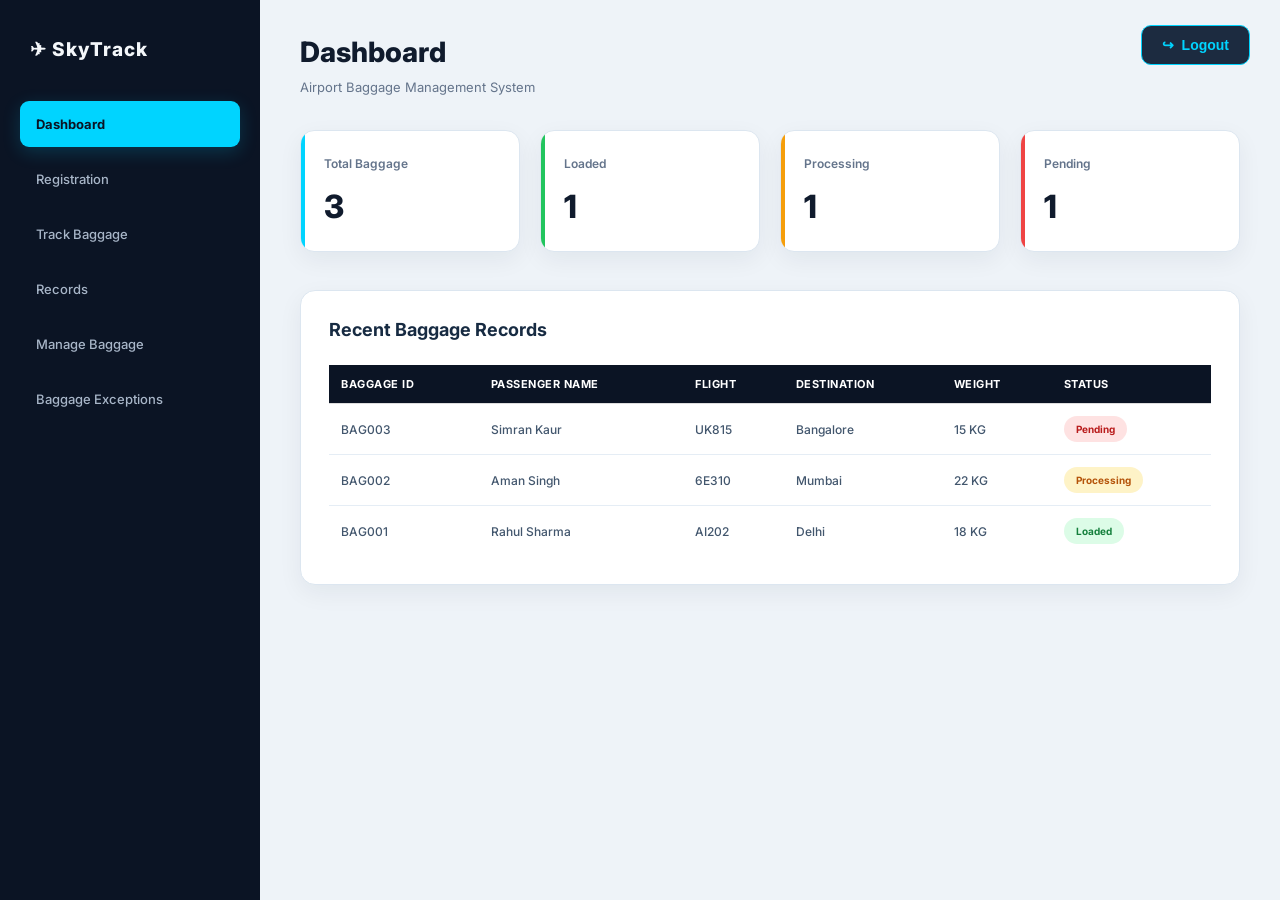
<file: HTML PROJECT ZIP file/index.html>
<!DOCTYPE html>
<html lang="en">
<head>
    <meta charset="UTF-8">
    <meta name="viewport" content="width=device-width, initial-scale=1.0">
    <title>SkyTrack | Dashboard</title>
    <link rel="stylesheet" href="style.css">
</head>
<body>
    <button class="logout-btn" onclick="logout()">
        <span>↪</span> Logout
    </button>
    <div class="container">
        <aside class="sidebar">
            <h2>✈ SkyTrack</h2>
            <nav>
                <a href="index.html" class="active">Dashboard</a>
                <a href="reg.html">Registration</a>
                <a href="track.html">Track Baggage</a>
                <a href="records.html">Records</a>
                <a href="manage.html">Manage Baggage</a>
                <a href="exceptions.html">Baggage Exceptions</a>
            </nav>
        </aside>
        <main class="main-content">
            <header>
                <h1>Dashboard</h1>
                <p>Airport Baggage Management System</p>
            </header>
            <section class="stats">
                <div class="card">
                    <h3>Total Baggage</h3>
                    <h2 id="totalBaggage">0</h2>
                </div>
                <div class="card">
                    <h3>Loaded</h3>
                    <h2 id="loadedBaggage">0</h2>
                </div>
                <div class="card">
                    <h3>Processing</h3>
                    <h2 id="processingBaggage">0</h2>
                </div>

                <div class="card">
                    <h3>Pending</h3>
                    <h2 id="pendingBaggage">0</h2>
                </div>
            </section>
            <section class="records">
                <h2>Recent Baggage Records</h2>
                <table>
                    <thead>
                        <tr>
                            <th>Baggage ID</th>
                            <th>Passenger Name</th>
                            <th>Flight</th>
                            <th>Destination</th>
                            <th>Weight</th>
                            <th>Status</th>
                        </tr>
                    </thead>
                    <tbody id="baggageTableBody">
                    </tbody>
                </table>
            </section>
        </main>
    </div>
    <script src="script.js"></script>
</body>
</html>
</file>
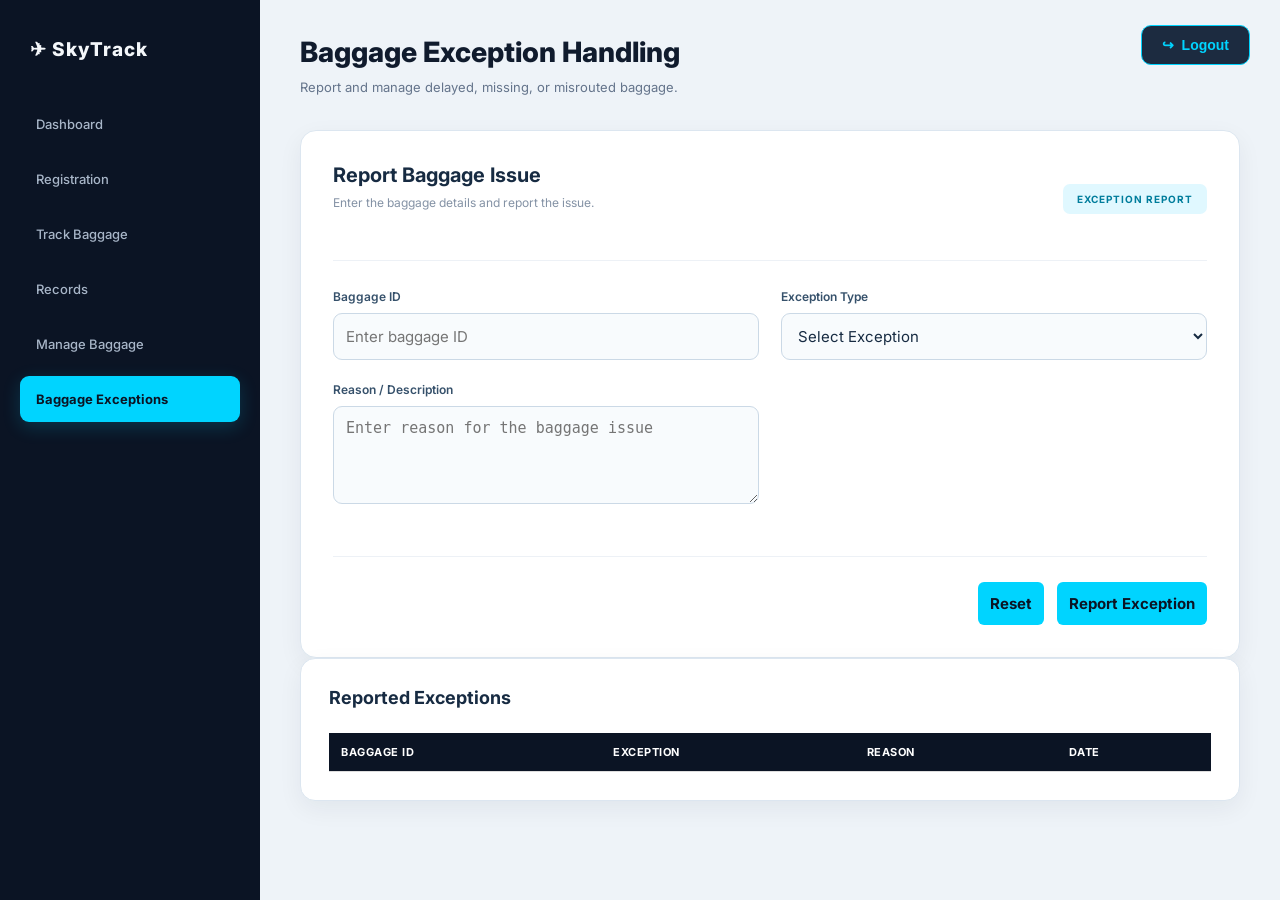
<file: HTML PROJECT ZIP file/exceptions.html>
<!DOCTYPE html>
<html lang="en">
<head>
    <meta charset="UTF-8">
    <meta name="viewport" content="width=device-width, initial-scale=1.0">
    <title>Baggage Exceptions | Airport Ops</title>
    <link rel="stylesheet" href="style.css">
</head>

<body>
    <button class="logout-btn" onclick="logout()">
    <span>↪</span> Logout
</button>

<div class="container">

  
    <aside class="sidebar">

        <h2>✈ SkyTrack</h2>

        <nav>
            <a href="index.html">Dashboard</a>
            <a href="reg.html">Registration</a>
            <a href="track.html">Track Baggage</a>
            <a href="records.html">Records</a>
            <a href="manage.html">Manage Baggage</a>
            <a href="exceptions.html" class="active">Baggage Exceptions</a>
        </nav>

    </aside>
    <main class="main-content">

        <header>
            <h1>Baggage Exception Handling</h1>
            <p>Report and manage delayed, missing, or misrouted baggage.</p>
        </header>

        <section class="registration-section">

            <div class="registration-heading">
                <div>
                    <h2>Report Baggage Issue</h2>
                    <p>Enter the baggage details and report the issue.</p>
                </div>

                <span class="registration-tag">EXCEPTION REPORT</span>
            </div>


            <form id="exceptionForm">

                <div class="form-grid">

                    <div class="form-group">
                        <label for="exceptionBaggageID">Baggage ID</label>

                        <input
                            type="text"
                            id="exceptionBaggageID"
                            placeholder="Enter baggage ID"
                            required
                        >
                    </div>


                    <div class="form-group">
                        <label for="exceptionType">Exception Type</label>

                        <select id="exceptionType" required>
                            <option value="">Select Exception</option>
                            <option value="Delayed">Delayed</option>
                            <option value="Missing">Missing</option>
                            <option value="Misrouted">Misrouted</option>
                        </select>
                    </div>


                    <div class="form-group">
                        <label for="exceptionReason">Reason / Description</label>

                        <textarea
                            id="exceptionReason"
                            placeholder="Enter reason for the baggage issue"
                            rows="4"
                            required
                        ></textarea>
                    </div>

                </div>


                <div class="form-actions">
                    <button type="reset" class="reset-btn">
                        Reset
                    </button>

                    <button type="submit" class="submit-btn">
                        Report Exception
                    </button>
                </div>

            </form>

            <div id="exceptionResult"></div>

        </section>


        <section class="records">

            <h2>Reported Exceptions</h2>

            <table>

                <thead>
                    <tr>
                        <th>Baggage ID</th>
                        <th>Exception</th>
                        <th>Reason</th>
                        <th>Date</th>
                    </tr>
                </thead>

                <tbody id="exceptionsTableBody"></tbody>

            </table>

        </section>

    </main>

</div>

<script src="exceptions.js"></script>

</body>

</html>
</file>
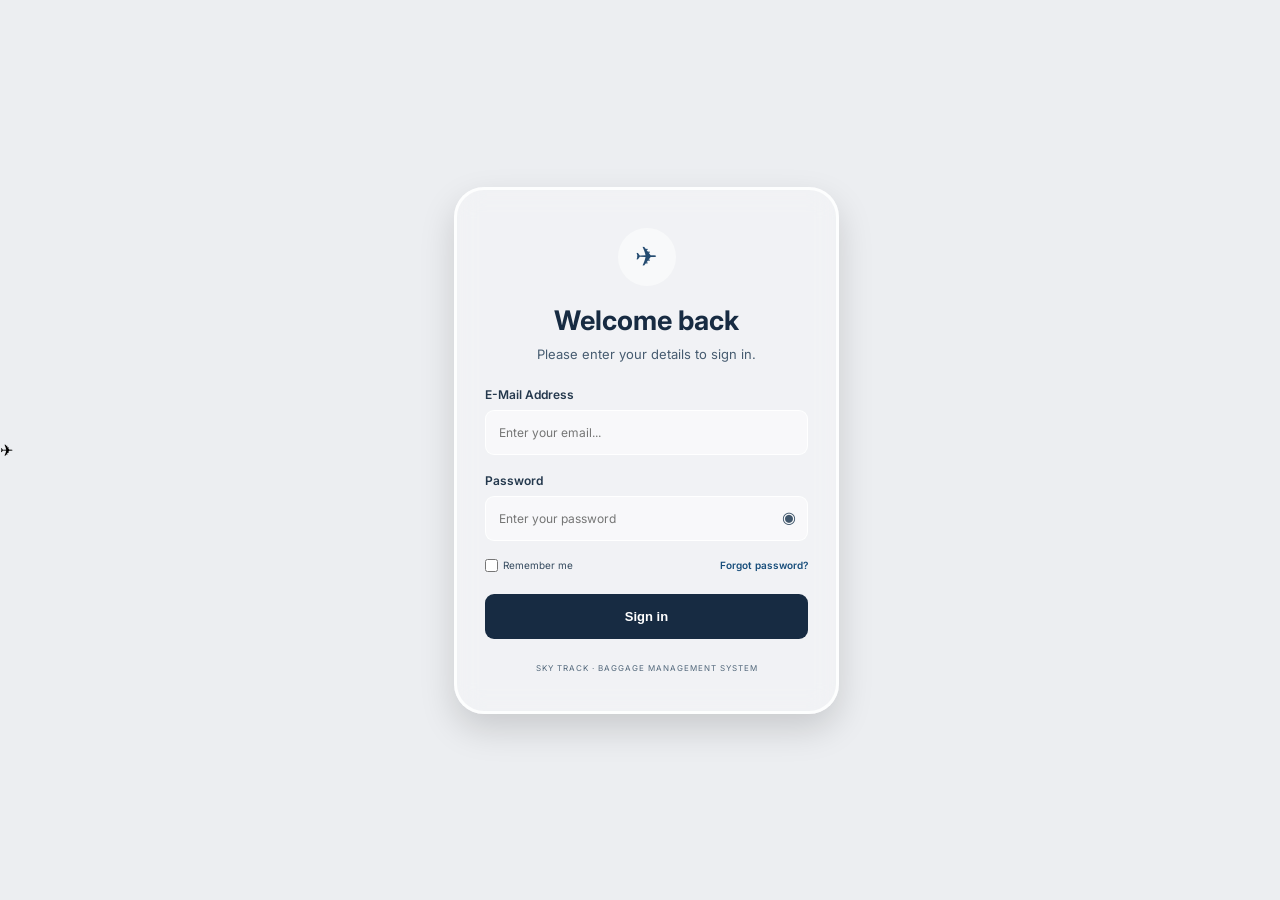
<file: HTML PROJECT ZIP file/login.html>
<!DOCTYPE html>
<html lang="en">
<head>
    <meta charset="UTF-8">
    <meta name="viewport" content="width=device-width, initial-scale=1.0">
    <title>Sky Track | Login</title>
    <link rel="stylesheet" href="login.css">
    <link rel="preconnect" href="https://fonts.googleapis.com">
    <link href="https://fonts.googleapis.com/css2?family=Inter:wght@400;500;600;700&display=swap" rel="stylesheet">
</head>
<body>
    <video class="sky-video" autoplay muted loop playsinline>
        <source src="sky-clouds.mp4" type="video/mp4">
    </video>
    <div class="sky-overlay"></div>
    <div class="plane-container">
        <span class="plane">✈</span>
    </div>
    <main class="login-wrapper">
        <div class="login-card">
            <div class="logo-circle">✈</div>
            <h2>Welcome back</h2>
            <p class="subtitle">
                Please enter your details to sign in.
            </p>
            <form id="loginForm">
                <label for="email">E-Mail Address</label>
                <input
                    type="email"
                    id="email"
                    placeholder="Enter your email..."
                    required
                >
                <label for="password">Password</label>
                <div class="password-box">
                    <input
                        type="password"
                        id="password"
                        placeholder="Enter your password"
                        required
                    >
                    <button
                        type="button"
                        id="togglePassword"
                        aria-label="Show password">
                        ◉
                    </button>
                </div>
  
                <div class="form-options">

                    <label class="remember">
                        <input type="checkbox">
                        Remember me
                    </label>

                    <a href="#" id="forgotLink">
                        Forgot password?
                    </a>

                </div>

                <!-- SIGN IN -->
                <button type="submit" class="signin-btn">
                    Sign in
                </button>

            </form>
            <p class="footer-text">
                SKY TRACK · BAGGAGE MANAGEMENT SYSTEM
            </p>

        </div>

    </main>


    <div class="takeoff-overlay" id="takeoffOverlay">

        <div class="takeoff-plane">✈</div>

        <p>PREPARING YOUR DEPARTURE...</p>

    </div>

    <script src="login.js"></script>

</body>
</html>
</file>
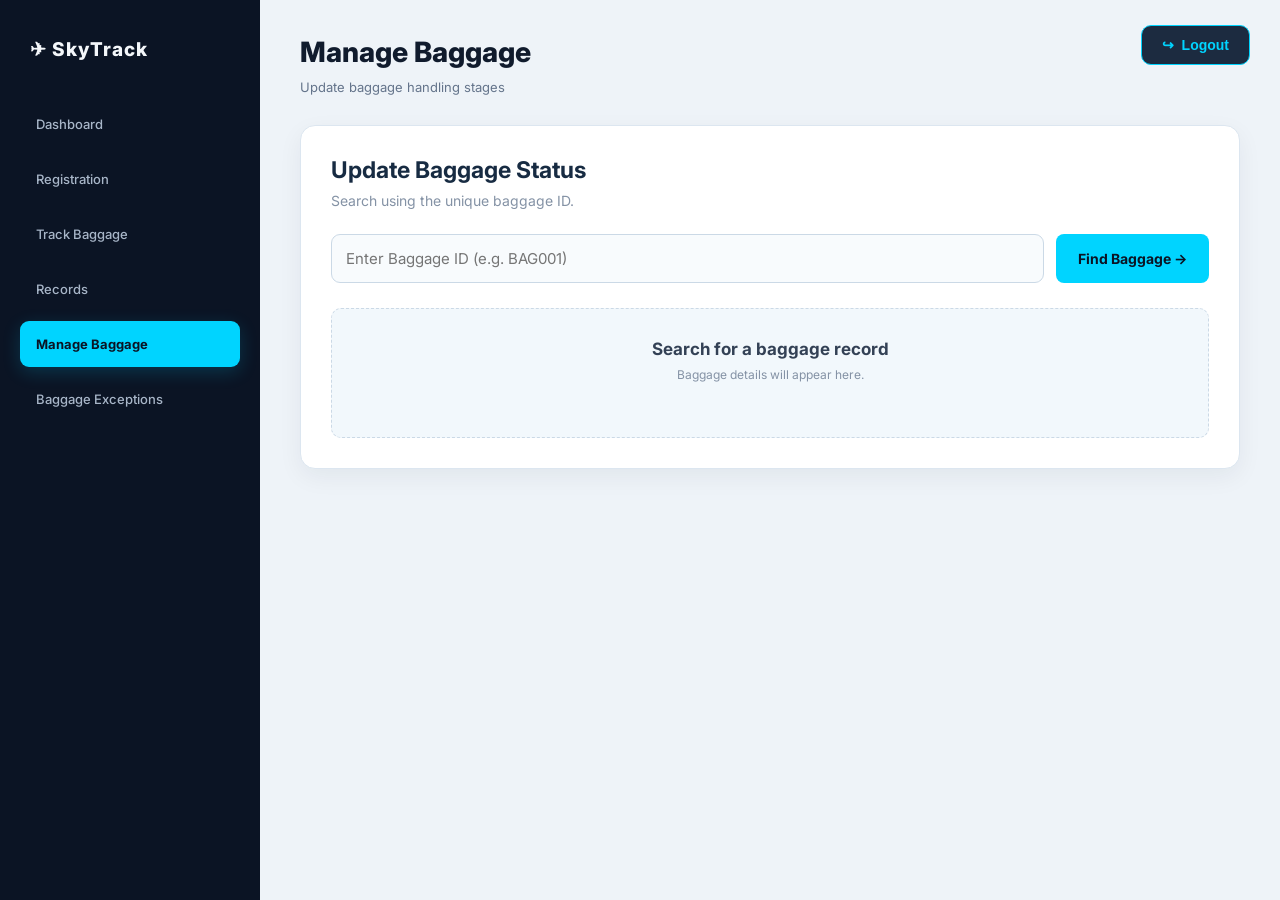
<file: HTML PROJECT ZIP file/manage.html>
<!DOCTYPE html>
<html lang="en">
<head>
    <meta charset="UTF-8">
    <meta name="viewport" content="width=device-width, initial-scale=1.0">
    <title>Manage Baggage | Sky Track</title>
    <link rel="stylesheet" href="./style.css">
</head>
<body>
    <button class="logout-btn" onclick="logout()">
    <span>↪</span> Logout
</button>

<div class="dashboard-container">

    <aside class="sidebar">
        <h2>✈ SkyTrack</h2>

        <nav>
            <a href="index.html">Dashboard</a>
            
            <a href="reg.html">Registration</a>
            
            <a href="track.html">Track Baggage</a>
            <a href="records.html">Records</a>
            <a href="manage.html" class="active">Manage Baggage</a>
            <a href="exceptions.html">Baggage Exceptions</a>
        </nav>
    </aside>

    <main class="main-content">

        <header class="dashboard-header">
            <div>
                <h1>Manage Baggage</h1>
                <p>Update baggage handling stages</p>
            </div>
        </header>

        <section class="tracking-section">
            <div class="tracking-heading">
                <h2>Update Baggage Status</h2>
                <p>Search using the unique baggage ID.</p>
            </div>

            <form id="manageForm" class="tracking-form">
                <input
                    type="text"
                    id="manageBaggageID"
                    placeholder="Enter Baggage ID (e.g. BAG001)"
                    required
                >
                <button type="submit">Find Baggage →</button>
            </form>

            <div id="manageResult" class="tracking-result">
                <div class="tracking-empty">
                    <h3>Search for a baggage record</h3>
                    <p>Baggage details will appear here.</p>
                </div>
            </div>
        </section>

    </main>
</div>

<script src="manage.js"></script>
</body>
<header class="top-header">
    <div class="header-brand">
        <span class="brand-icon">✈</span>
        <span>SkyTrack</span>
    </div>

    <button class="logout-btn" onclick="logout()">
        <span>↪</span> Logout
    </button>
</header>
</html>
</file>
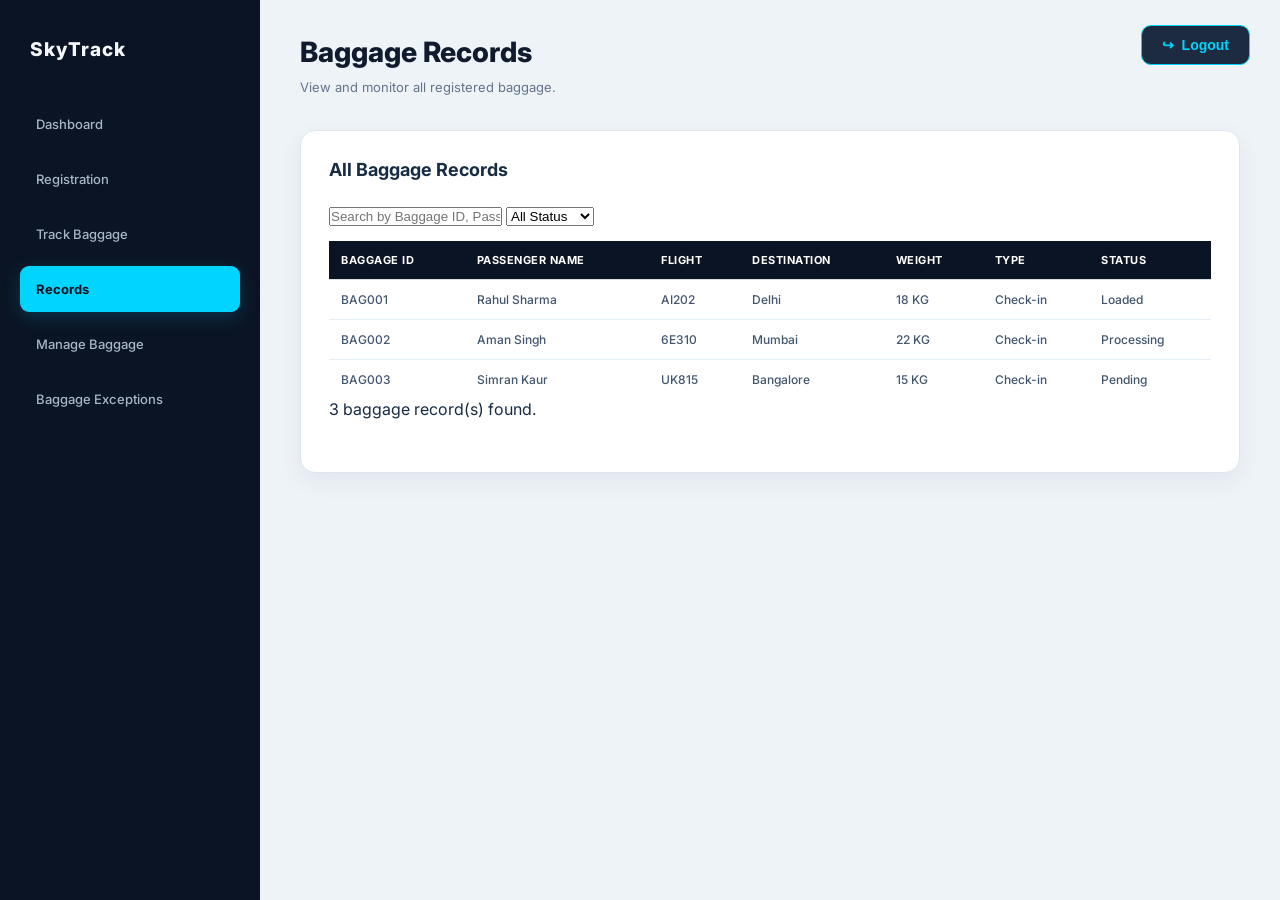
<file: HTML PROJECT ZIP file/records.html>
<!DOCTYPE html>
<html lang="en">

<head>
    <meta charset="UTF-8">
    <meta name="viewport" content="width=device-width, initial-scale=1.0">

    <title>SkyTrack | Records</title>

    <link rel="stylesheet" href="style.css">
</head>

<body>

    
    <button class="logout-btn" onclick="logout()">
        <span>↪</span> Logout
    </button>

    
    <div class="container">

     
        <aside class="sidebar">

            <h2>SkyTrack</h2>

            <nav>
                <a href="index.html">Dashboard</a>
                <a href="reg.html">Registration</a>
                <a href="track.html">Track Baggage</a>
                <a href="records.html" class="active">Records</a>
                <a href="manage.html">Manage Baggage</a>
                <a href="exceptions.html">Baggage Exceptions</a>
            </nav>

        </aside>

      
        <main class="main-content">

            <header>
                <h1>Baggage Records</h1>
                <p>View and monitor all registered baggage.</p>
            </header>

           
            <section class="records">

                <h2>All Baggage Records</h2>

                <div class="records-search">

                    <input
                        type="text"
                        id="searchRecords"
                        placeholder="Search by Baggage ID, Passenger or Flight..."
                    >

                    <select id="statusFilter">
                        <option value="all">All Status</option>
                        <option value="Pending">Pending</option>
                        <option value="Processing">Processing</option>
                        <option value="Loaded">Loaded</option>
                    </select>

                </div>

                <table>

                    <thead>
                        <tr>
                            <th>Baggage ID</th>
                            <th>Passenger Name</th>
                            <th>Flight</th>
                            <th>Destination</th>
                            <th>Weight</th>
                            <th>Type</th>
                            <th>Status</th>
                        </tr>
                    </thead>

                    <tbody id="recordsTableBody">
                       
                    </tbody>

                </table>

                <p id="recordsMessage"></p>

            </section>

        </main>

    </div>

   
    <script src="records.js"></script>
    <script src="script.js"></script>

</body>
</html>
</file>
<file: HTML PROJECT ZIP file/style.css>
@import url('https://fonts.googleapis.com/css2?family=Inter:wght@400;500;600;700;800&display=swap');

/* =========================
   GLOBAL
========================= */

* {
    margin: 0;
    padding: 0;
    box-sizing: border-box;
}

body {
    font-family: 'Inter', sans-serif;
    background: #f3f6fb;
    color: #172b42;
}

.container {
    display: flex;
    min-height: 100vh;
}


/* =========================
   SIDEBAR
========================= */

.sidebar {
    width: 255px;
    min-height: 100vh;
    background: #10243b;
    color: white;
    padding: 30px 20px;
    flex-shrink: 0;
}

.sidebar h2 {
    font-size: 19px;
    font-weight: 800;
    letter-spacing: 1px;
    padding: 8px 10px 40px;
    color: #ffffff;
}

.sidebar nav {
    display: flex;
    flex-direction: column;
    gap: 9px;
}

.sidebar nav a {
    text-decoration: none;
    color: #a9b9cb;
    font-size: 13px;
    font-weight: 500;

    padding: 15px 16px;
    border-radius: 9px;

    transition: 0.25s;
}

.sidebar nav a:hover {
    background: #1c3857;
    color: white;
}

.sidebar nav a.active {
    background: #2866a3;
    color: white;
    box-shadow: 0 5px 15px rgba(0, 0, 0, 0.15);
}


/* =========================
   MAIN CONTENT
========================= */

.main-content {
    flex: 1;
    min-width: 0;
    padding: 38px 42px;
    overflow-x: hidden;
}

header {
    margin-bottom: 35px;
}

header h1 {
    font-size: 28px;
    font-weight: 800;
    color: #142b44;
    margin-bottom: 8px;
}

header p {
    font-size: 13px;
    color: #8492a5;
}


/* =========================
   STATISTICS CARDS
========================= */

.stats {
    display: grid;
    grid-template-columns: repeat(4, minmax(0, 1fr));
    gap: 20px;
    margin-bottom: 38px;
}

.card {
    position: relative;
    overflow: hidden;

    background: white;
    padding: 25px 23px;

    border-radius: 14px;
    border: 1px solid #e9eef5;

    box-shadow: 0 5px 20px rgba(28, 53, 82, 0.04);

    transition: transform 0.25s, box-shadow 0.25s;
}

.card:hover {
    transform: translateY(-4px);
    box-shadow: 0 10px 25px rgba(28, 53, 82, 0.09);
}

.card::before {
    content: "";
    position: absolute;
    top: 0;
    left: 0;
    width: 4px;
    height: 100%;
    background: #3985c7;
}

.card:nth-child(2)::before {
    background: #19a878;
}

.card:nth-child(3)::before {
    background: #e8a33c;
}

.card:nth-child(4)::before {
    background: #e16a6a;
}

.card h3 {
    font-size: 12px;
    font-weight: 600;
    color: #8492a5;
    margin-bottom: 16px;
}

.card h2 {
    font-size: 32px;
    font-weight: 800;
    color: #172b42;
}


/* =========================
   RECORDS TABLE
========================= */

.records {
    background: white;
    padding: 28px;
    border-radius: 15px;

    border: 1px solid #e9eef5;

    box-shadow: 0 5px 20px rgba(28, 53, 82, 0.04);
}

.records h2 {
    font-size: 18px;
    font-weight: 700;
    margin-bottom: 25px;
    color: #172b42;
}

.records table {
    width: 100%;
    border-collapse: collapse;
    text-align: left;
}

.records thead {
    background: #f5f8fc;
}

.records th {
    padding: 15px 13px;
    font-size: 11px;
    font-weight: 700;
    color: #8391a4;
    text-transform: uppercase;
    letter-spacing: 0.5px;
}

.records td {
    padding: 19px 13px;
    font-size: 12px;
    font-weight: 500;
    color: #53657a;
    border-bottom: 1px solid #edf1f6;
}

.records tbody tr {
    transition: background 0.2s;
}

.records tbody tr:hover {
    background: #f8fafd;
}

.records tbody tr:last-child td {
    border-bottom: none;
}


/* =========================
   STATUS BADGES
========================= */

.status {
    display: inline-block;
    padding: 7px 12px;
    border-radius: 20px;
    font-size: 10px;
    font-weight: 700;
}

.status.loaded {
    background: #e4f7ee;
    color: #16875b;
}

.status.processing {
    background: #fff2dc;
    color: #c18121;
}

.status.pending {
    background: #ffebeb;
    color: #d64d4d;
}


/* =========================
   RESPONSIVE DESIGN
========================= */

@media (max-width: 1100px) {

    .stats {
        grid-template-columns: repeat(2, 1fr);
    }

    .main-content {
        padding: 30px 25px;
    }

}

@media (max-width: 750px) {

    .container {
        flex-direction: column;
    }

    .sidebar {
        width: 100%;
        min-height: auto;
        padding: 15px;
    }

    .sidebar h2 {
        padding: 8px 10px 18px;
    }

    .sidebar nav {
        flex-direction: row;
        overflow-x: auto;
    }

    .sidebar nav a {
        white-space: nowrap;
    }

    .main-content {
        padding: 25px 15px;
    }

    .records {
        overflow-x: auto;
    }

    .records table {
        min-width: 700px;
    }

}

@media (max-width: 450px) {

    .stats {
        grid-template-columns: 1fr;
    }

}

/* ==============================
   REGISTRATION PAGE
============================== */

.registration-section {
    background: white;
    padding: 32px;
    border-radius: 16px;
    border: 1px solid #e7edf5;
    box-shadow: 0 8px 25px rgba(28, 53, 82, 0.05);
    max-width: 1000px;
}

.registration-heading {
    display: flex;
    align-items: center;
    justify-content: space-between;
    padding-bottom: 25px;
    margin-bottom: 28px;
    border-bottom: 1px solid #edf1f6;
}

.registration-heading h2 {
    font-size: 20px;
    color: #172b42;
    margin-bottom: 8px;
}

.registration-heading p {
    font-size: 12px;
    color: #8492a5;
}

.registration-tag {
    background: #eaf3fc;
    color: #2866a3;
    padding: 9px 14px;
    border-radius: 7px;
    font-size: 10px;
    font-weight: 700;
    letter-spacing: 1px;
}

.form-section-title {
    font-size: 14px;
    font-weight: 700;
    color: #2866a3;
    margin: 28px 0 20px;
}

.form-grid {
    display: grid;
    grid-template-columns: repeat(2, minmax(0, 1fr));
    gap: 22px;
}

.form-group {
    display: flex;
    flex-direction: column;
    gap: 9px;
}

.form-group label {
    font-size: 12px;
    font-weight: 600;
    color: #42566d;
}

.form-group input,
.form-group select {
    width: 100%;
    height: 47px;
    padding: 0 14px;

    border: 1px solid #dce4ee;
    border-radius: 8px;

    background: #f9fbfd;
    color: #172b42;

    font-family: inherit;
    font-size: 12px;
    outline: none;
    transition: 0.2s;
}

.form-group input:focus,
.form-group select:focus {
    border-color: #3985c7;
    background: white;
    box-shadow: 0 0 0 3px rgba(57, 133, 199, 0.1);
}

.form-actions {
    display: flex;
    justify-content: flex-end;
    gap: 13px;

    margin-top: 40px;
    padding-top: 25px;
    border-top: 1px solid #edf1f6;
}

.reset-btn,
.submit-btn {
    padding: 13px 22px;
    border-radius: 8px;
    font-family: inherit;
    font-size: 12px;
    font-weight: 600;
    cursor: pointer;
    transition: 0.2s;
}

.reset-btn {
    background: white;
    border: 1px solid #dce4ee;
    color: #53657a;
}

.reset-btn:hover {
    background: #f3f6fb;
}

.submit-btn {
    background: #2866a3;
    border: none;
    color: white;
}

.submit-btn:hover {
    background: #194d80;
    transform: translateY(-2px);
}

/* MOBILE RESPONSIVE */

@media (max-width: 650px) {

    .registration-section {
        padding: 20px;
    }

    .form-grid {
        grid-template-columns: 1fr;
    }

    .registration-heading {
        align-items: flex-start;
        gap: 12px;
    }

    .form-actions {
        flex-direction: column-reverse;
    }

    .form-actions button {
        width: 100%;
    }
}

/* ==============================
   BAGGAGE TRACKING PAGE
============================== */

.tracking-section {
    max-width: 950px;
    background: white;
    padding: 32px;
    border-radius: 16px;
    border: 1px solid #e7edf5;
    box-shadow: 0 8px 25px rgba(28, 53, 82, 0.05);
}

.tracking-heading h2 {
    font-size: 21px;
    color: #172b42;
    margin-bottom: 9px;
}

.tracking-heading p {
    font-size: 13px;
    color: #8492a5;
}

.tracking-form {
    display: flex;
    gap: 12px;
    margin-top: 28px;
}

.tracking-form input {
    flex: 1;
    min-width: 0;
    height: 49px;
    padding: 0 15px;
    border: 1px solid #dce4ee;
    border-radius: 8px;
    background: #f9fbfd;
    outline: none;
    font-family: inherit;
}

.tracking-form input:focus {
    border-color: #3985c7;
    background: white;
}

.tracking-form button {
    padding: 0 23px;
    border: none;
    border-radius: 8px;
    background: #2866a3;
    color: white;
    font-family: inherit;
    font-weight: 600;
    cursor: pointer;
}

.tracking-form button:hover {
    background: #194d80;
}

.tracking-result {
    margin-top: 32px;
}

.tracking-empty {
    text-align: center;
    padding: 45px 15px;
    background: #f7f9fc;
    border: 1px dashed #dce4ee;
    border-radius: 12px;
}

.tracking-icon {
    font-size: 40px;
    color: #3985c7;
    margin-bottom: 14px;
}

.tracking-empty h3 {
    color: #172b42;
    font-size: 17px;
    margin-bottom: 8px;
}

.tracking-empty p {
    color: #8492a5;
    font-size: 12px;
}

.tracking-details {
    padding: 24px;
    background: #f7f9fc;
    border-radius: 12px;
    border: 1px solid #e7edf5;
}

.tracking-details h3 {
    color: #172b42;
    margin-bottom: 18px;
}

.tracking-details p {
    color: #53657a;
    font-size: 13px;
    margin: 12px 0;
}

.tracking-details strong {
    color: #172b42;
}

.tracking-error {
    padding: 20px;
    background: #fff0f0;
    color: #c74747;
    border-radius: 10px;
    font-size: 13px;
}

@media (max-width: 600px) {
    .tracking-form {
        flex-direction: column;
    }

    .tracking-form button {
        height: 48px;
    }

    .tracking-section {
        padding: 20px;
    }
}

/* ===== MANAGE BAGGAGE PAGE ===== */

.tracking-section {
    background: #ffffff;
    padding: 30px;
    border-radius: 16px;
    margin-top: 25px;
    box-shadow: 0 5px 20px rgba(0, 0, 0, 0.05);
}

.tracking-heading {
    margin-bottom: 25px;
}

.tracking-heading h2 {
    color: #172554;
    font-size: 23px;
    margin-bottom: 8px;
}

.tracking-heading p {
    color: #64748b;
    font-size: 14px;
}

.tracking-form {
    display: flex;
    gap: 12px;
    margin-bottom: 25px;
}

.tracking-form input {
    flex: 1;
    padding: 15px;
    border: 1px solid #dbe2ea;
    border-radius: 9px;
    outline: none;
    font-size: 15px;
}

.tracking-form input:focus {
    border-color: #2563eb;
}

.tracking-form button,
.tracking-details button {
    background: #2563eb;
    color: white;
    border: none;
    padding: 14px 22px;
    border-radius: 9px;
    cursor: pointer;
    font-size: 14px;
    font-weight: 600;
}

.tracking-form button:hover,
.tracking-details button:hover {
    background: #1d4ed8;
}

.tracking-result {
    margin-top: 20px;
}

.tracking-empty {
    background: #f8fafc;
    border: 1px dashed #cbd5e1;
    padding: 35px;
    border-radius: 12px;
    text-align: center;
    color: #64748b;
}

.tracking-empty h3 {
    color: #334155;
    margin-bottom: 8px;
}

.tracking-details {
    background: #f8fafc;
    border: 1px solid #e2e8f0;
    padding: 25px;
    border-radius: 12px;
    margin-top: 20px;
}

.tracking-details h3 {
    color: #172554;
    margin-bottom: 20px;
    font-size: 20px;
}

.tracking-details p {
    padding: 12px 0;
    border-bottom: 1px solid #e2e8f0;
    color: #475569;
}

.tracking-details label {
    display: block;
    margin-top: 22px;
    margin-bottom: 10px;
    color: #172554;
    font-weight: 600;
}

.tracking-details select {
    width: 100%;
    padding: 13px;
    border: 1px solid #cbd5e1;
    border-radius: 8px;
    background: white;
    font-size: 15px;
    margin-bottom: 18px;
}

.tracking-error {
    color: #dc2626;
    background: #fef2f2;
    padding: 18px;
    border-radius: 10px;
}

@media (max-width: 600px) {
    .tracking-section {
        padding: 18px;
    }

    .tracking-form {
        flex-direction: column;
    }

    .tracking-form button {
        width: 100%;
    }
}
/* MANAGE BAGGAGE PAGE FIX */

.main-content {
    display: block;
    flex: 1;
    min-width: 0;
    color: #172b42;
}

.tracking-section {
    display: block;
    width: 100%;
    background: #ffffff;
    padding: 30px;
    margin-top: 25px;
    border-radius: 15px;
    border: 1px solid #e9eef5;
    box-shadow: 0 5px 20px rgba(28, 53, 82, 0.04);
}

.tracking-heading h2 {
    color: #172b42;
    margin-bottom: 8px;
}

.tracking-heading p {
    color: #8492a5;
}

.tracking-form {
    display: flex;
    gap: 12px;
    margin-top: 22px;
}

.tracking-form input {
    flex: 1;
    padding: 14px;
    border: 1px solid #dbe2ea;
    border-radius: 8px;
}

.tracking-form button,
.tracking-details button {
    padding: 14px 22px;
    background: #2563eb;
    color: white;
    border: none;
    border-radius: 8px;
    cursor: pointer;
}

.tracking-empty {
    padding: 30px;
    text-align: center;
    background: #f8fafc;
    border-radius: 10px;
    color: #64748b;
}
/* FIX MANAGE PAGE LAYOUT */

.dashboard-container {
    display: flex;
    align-items: stretch;
    min-height: 100vh;
    width: 100%;
}

.sidebar {
    width: 260px;
    min-width: 260px;
    min-height: 100vh;
    flex-shrink: 0;
}

.main-content {
    flex: 1;
    min-width: 0;
    padding: 35px 40px;
    margin: 0;
    align-self: flex-start;
}

.dashboard-header {
    margin-bottom: 30px;
}
/* QR SCANNER SECTION */

.qr-scan-section {
    margin: 25px 0;
    padding: 24px;
    background: #f8fafc;
    border: 1px solid #e2e8f0;
    border-radius: 16px;
}

.qr-scan-section h3 {
    color: #102a43;
    font-size: 20px;
    margin-bottom: 8px;
}

.qr-scan-section p {
    color: #64748b;
    margin-bottom: 16px;
}

#startScanner,
#stopScanner {
    padding: 12px 20px;
    border: none;
    border-radius: 8px;
    background: #2563eb;
    color: white;
    font-size: 14px;
    font-weight: 600;
    cursor: pointer;
    transition: 0.2s;
}

#startScanner:hover,
#stopScanner:hover {
    background: #1d4ed8;
}

#startScanner:disabled {
    opacity: 0.6;
    cursor: not-allowed;
}

#qr-reader {
    width: 100%;
    max-width: 450px;
    margin-top: 20px;
    border-radius: 12px;
    overflow: hidden;
}

#scannerMessage {
    margin-top: 12px;
    font-size: 14px;
    color: #475569;
}

/* BAGGAGE JOURNEY PROGRESS */

.baggage-progress {
    margin-top: 30px;
    padding: 24px;
    background: #f8fafc;
    border: 1px solid #e2e8f0;
    border-radius: 14px;
}

.baggage-progress h3 {
    margin-bottom: 25px;
    color: #102a43;
}

.progress-steps {
    display: flex;
    justify-content: space-between;
    align-items: flex-start;
    gap: 10px;
}

.progress-step {
    flex: 1;
    text-align: center;
    position: relative;
}

.progress-circle {
    width: 38px;
    height: 38px;
    margin: 0 auto 12px;
    border-radius: 50%;
    background: #e2e8f0;
    color: #64748b;
    display: flex;
    align-items: center;
    justify-content: center;
    font-weight: 600;
}

.progress-step.completed .progress-circle {
    background: #16a34a;
    color: white;
}

.progress-step.current .progress-circle {
    background: #2563eb;
    color: white;
    box-shadow: 0 0 0 5px #dbeafe;
}

.progress-step p {
    font-size: 12px;
    color: #64748b;
}

.progress-step.completed p,
.progress-step.current p {
    color: #102a43;
    font-weight: 600;
}

.status-history {
    margin-top: 30px;
    padding: 24px;
    background: #ffffff;
    border: 1px solid #e2e8f0;
    border-radius: 14px;
}

.status-history h3 {
    margin-bottom: 18px;
    color: #102a43;
}

.history-item {
    padding: 12px 0;
    border-bottom: 1px solid #e2e8f0;
}

.history-item:last-child {
    border-bottom: none;
}

.history-item p {
    margin-bottom: 5px;
}

.history-item small {
    color: #64748b;
}
/* Baggage Exceptions Page */
.main-content {
    margin-left: 280px;
}

.main-content h1 {
    margin-bottom: 10px;
}

.main-content p {
    margin-bottom: 25px;
}

.form-container {
    background: white;
    padding: 25px;
    border-radius: 10px;
    max-width: 700px;
    margin-bottom: 30px;
    box-shadow: 0 2px 8px rgba(0, 0, 0, 0.08);
}

#exceptionForm {
    display: flex;
    flex-direction: column;
    gap: 12px;
}

#exceptionForm input,
#exceptionForm select,
#exceptionForm textarea {
    width: 100%;
    padding: 12px;
    border: 1px solid #ccc;
    border-radius: 6px;
    box-sizing: border-box;
    font-size: 15px;
}

#exceptionForm button {
    padding: 12px;
    background: #142b43;
    color: white;
    border: none;
    border-radius: 6px;
    cursor: pointer;
    font-size: 15px;
}

#exceptionForm button:hover {
    background: #1d4264;
}

.main-content table {
    width: 100%;
    border-collapse: collapse;
    background: white;
    margin-top: 15px;
}

.main-content th,
.main-content td {
    padding: 12px;
    border-bottom: 1px solid #ddd;
    text-align: left;
}

.main-content th {
    background: #142b43;
    color: white;
}
/* Fix Baggage Exceptions alignment */
.main-content {
    margin-left: 0 !important;
    width: auto;
    flex: 1;
    min-width: 0;
}

/* =========================================
   SKYTRACK — MIDNIGHT AVIATION THEME
   Theme overrides
========================================= */

:root {
    --sky-bg: #101b2d;
    --sky-sidebar: #0b1424;
    --sky-card: #1c2b40;
    --sky-accent: #00d4ff;
    --sky-accent-hover: #00b8df;

    --sky-text: #f4f7fa;
    --sky-muted: #a8b6c8;
    --sky-border: #304258;

    --sky-success: #22c55e;
    --sky-warning: #f59e0b;
    --sky-danger: #ef4444;
}

/* Main page background */

body {
    background: #eef3f8;
    color: #172b42;
}

/* Sidebar */

.sidebar {
    background: var(--sky-sidebar);
    color: var(--sky-text);
}

.sidebar h2 {
    color: var(--sky-text);
}

.sidebar nav a {
    color: var(--sky-muted);
}

.sidebar nav a:hover {
    background: #1c2b40;
    color: white;
}

.sidebar nav a.active {
    background: var(--sky-accent);
    color: #0b1424;
    box-shadow: 0 5px 18px rgba(0, 212, 255, 0.18);
    font-weight: 700;
}

/* Main headings */

header h1,
.main-content h1 {
    color: #101b2d;
}

header p {
    color: #64748b;
}

/* Cards and content sections */

.card,
.records,
.registration-section,
.tracking-section,
.form-container {
    background: #ffffff;
    border: 1px solid #dce6f0;
    box-shadow: 0 8px 24px rgba(16, 27, 45, 0.06);
}

/* Dashboard card accents */

.card::before {
    background: var(--sky-accent);
}

.card:nth-child(2)::before {
    background: var(--sky-success);
}

.card:nth-child(3)::before {
    background: var(--sky-warning);
}

.card:nth-child(4)::before {
    background: var(--sky-danger);
}

/* Card headings and values */

.card h3 {
    color: #64748b;
}

.card h2 {
    color: #101b2d;
}

/* Tables */

.records thead {
    background: #eaf7fb;
}

.records th {
    color: #36516b;
}

.records td {
    color: #42566d;
    border-bottom-color: #e5edf5;
}

.records tbody tr:hover {
    background: #f0fbff;
}

/* Form labels */

.form-group label,
.tracking-details label {
    color: #36516b;
}

/* Inputs, dropdowns and textareas */

.form-group input,
.form-group select,
.tracking-form input,
.tracking-details select,
#exceptionForm input,
#exceptionForm select,
#exceptionForm textarea {
    background: #f8fbfd;
    color: #172b42;
    border: 1px solid #cbd9e6;
    border-radius: 9px;
}

.form-group input:focus,
.form-group select:focus,
.tracking-form input:focus,
.tracking-details select:focus,
#exceptionForm input:focus,
#exceptionForm select:focus,
#exceptionForm textarea:focus {
    border-color: var(--sky-accent);
    background: #ffffff;
    box-shadow: 0 0 0 3px rgba(0, 212, 255, 0.14);
    outline: none;
}

/* Primary buttons */

.submit-btn,
.tracking-form button,
.tracking-details button,
#exceptionForm button,
#startScanner,
#stopScanner {
    background: var(--sky-accent);
    color: #0b1424;
    border: none;
    font-weight: 700;
    transition: 0.2s ease;
}

.submit-btn:hover,
.tracking-form button:hover,
.tracking-details button:hover,
#exceptionForm button:hover,
#startScanner:hover,
#stopScanner:hover {
    background: var(--sky-accent-hover);
    transform: translateY(-1px);
}

/* Secondary buttons */

.reset-btn {
    background: #ffffff;
    color: #36516b;
    border: 1px solid #cbd9e6;
}

.reset-btn:hover {
    background: #edf5fa;
}

/* Registration tag */

.registration-tag {
    background: #e0f8ff;
    color: #007d9c;
}

/* Section titles */

.form-section-title {
    color: #008eae;
}

/* Tracking empty state */

.tracking-empty {
    background: #f2f8fc;
    border-color: #cbd9e6;
}

.tracking-icon {
    color: #00a9ce;
}

/* Tracking details */

.tracking-details {
    background: #f5f9fc;
    border-color: #dce6f0;
}

.tracking-details h3,
.tracking-details strong {
    color: #101b2d;
}

/* QR scanner */

.qr-scan-section {
    background: #f2f8fc;
    border-color: #dce6f0;
}

.qr-scan-section h3 {
    color: #101b2d;
}

/* Baggage journey progress */

.baggage-progress {
    background: #f2f8fc;
    border-color: #dce6f0;
}

.progress-circle {
    background: #dce6f0;
    color: #52677d;
}

.progress-step.completed .progress-circle {
    background: var(--sky-success);
    color: white;
}

.progress-step.current .progress-circle {
    background: var(--sky-accent);
    color: #0b1424;
    box-shadow: 0 0 0 5px rgba(0, 212, 255, 0.15);
}

/* Status history */

.status-history {
    background: #ffffff;
    border-color: #dce6f0;
}

.history-item {
    border-bottom-color: #e5edf5;
}

/* Baggage exception table */

.main-content th {
    background: var(--sky-sidebar);
    color: white;
}

.main-content td {
    color: #42566d;
    border-bottom-color: #e5edf5;
}

/* Status badges */

.status.loaded {
    background: #dcfce7;
    color: #15803d;
}

.status.processing {
    background: #fef3c7;
    color: #b45309;
}

.status.pending {
    background: #fee2e2;
    color: #b91c1c;
}

/* Selection highlight */

::selection {
    background: #00d4ff;
    color: #0b1424;
}
.top-header {
    height: 70px;
    padding: 0 30px;
    background: #0b1424;
    border-bottom: 1px solid #304258;

    display: flex;
    align-items: center;
    justify-content: space-between;

    position: sticky;
    top: 0;
    z-index: 1000;
}

.header-brand {
    display: flex;
    align-items: center;
    gap: 10px;

    color: #f4f7fa;
    font-size: 22px;
    font-weight: 700;
}

.brand-icon {
    color: #00d4ff;
    font-size: 25px;
}

.logout-btn {
    display: flex;
    align-items: center;
    gap: 8px;

    padding: 10px 18px;
    border: 1px solid #00d4ff;
    border-radius: 10px;

    background: #1c2b40;
    color: #00d4ff;

    font-size: 14px;
    font-weight: 600;
    cursor: pointer;
    transition: all 0.25s ease;
}

.logout-btn:hover {
    background: #00d4ff;
    color: #0b1424;
    transform: translateY(-2px);
    box-shadow: 0 0 18px #00d4ff55;
}
/* Remove the full-width top header */
.top-header {
    display: none;
}

/* Floating Logout Button */
.logout-btn {
    position: fixed;
    top: 25px;
    right: 30px;
    z-index: 2000;

    display: flex;
    align-items: center;
    gap: 8px;

    padding: 11px 20px;

    background: #1c2b40;
    color: #00d4ff;

    border: 1px solid #00d4ff;
    border-radius: 10px;

    font-size: 14px;
    font-weight: 600;

    cursor: pointer;
    transition: all 0.25s ease;
}

.logout-btn:hover {
    background: #00d4ff;
    color: #0b1424;
    transform: translateY(-2px);
    box-shadow: 0 0 18px #00d4ff55;
}
/* Floating Logout Button - All Pages */
.logout-btn {
    position: fixed;
    top: 25px;
    right: 30px;
    z-index: 2000;

    display: flex;
    align-items: center;
    gap: 8px;

    padding: 11px 20px;
    background: #1c2b40;
    color: #00d4ff;

    border: 1px solid #00d4ff;
    border-radius: 10px;

    font-size: 14px;
    font-weight: 600;
    cursor: pointer;

    transition: all 0.25s ease;
}

.logout-btn:hover {
    background: #00d4ff;
    color: #0b1424;
    transform: translateY(-2px);
    box-shadow: 0 0 18px #00d4ff55;
}

/* Remove old full-width header */
.top-header {
    display: none;
}
</file>
<file: HTML PROJECT ZIP file/login.css>
/* ==============================
   GLOBAL STYLES
============================== */

* {
    margin: 0;
    padding: 0;
    box-sizing: border-box;
}

body {
    font-family: 'Inter', sans-serif;
    min-height: 100vh;
    overflow: hidden;
    position: relative;
    isolation: isolate;
    display: flex;
    align-items: center;
    justify-content: center;
}


/* ==============================
   BACKGROUND SKY VIDEO
============================== */

.sky-video {
    position: fixed;
    inset: 0;
    width: 100%;
    height: 100%;
    object-fit: cover;
    object-position: center;
    z-index: -2;
}

.sky-overlay {
    position: fixed;
    inset: 0;
    background: rgba(20, 45, 75, 0.08);
    z-index: -1;
}





/* ==============================
   LOGIN WRAPPER
============================== */

.login-wrapper {
    width: 100%;
    min-height: 100vh;
    display: flex;
    align-items: center;
    justify-content: center;
    padding: 20px;
    position: relative;
    z-index: 1;
}


/* ==============================
   GLASS LOGIN CARD
============================== */

.login-card {
    width: 100%;
    max-width: 385px;
    padding: 38px 28px;

    background: rgba(255, 255, 255, 0.28);

    backdrop-filter: blur(14px);
    -webkit-backdrop-filter: blur(14px);

    border: 3px solid rgba(255, 255, 255, 0.85);
    border-radius: 30px;

    box-shadow: 0 15px 35px rgba(0, 0, 0, 0.15);

    text-align: center;
}


/* ==============================
   LOGO
============================== */

.logo-circle {
    width: 58px;
    height: 58px;

    margin: 0 auto 18px;

    display: flex;
    align-items: center;
    justify-content: center;

    border-radius: 50%;
    background: rgba(255, 255, 255, 0.5);

    font-size: 27px;
    color: #244b70;
}


/* ==============================
   HEADINGS
============================== */

.login-card h2 {
    font-size: 27px;
    font-weight: 700;
    color: #172b42;
    margin-bottom: 9px;
}

.subtitle {
    font-size: 13px;
    color: #465b70;
    margin-bottom: 25px;
}


/* ==============================
   SOCIAL LOGIN
============================== */

.social-login {
    display: flex;
    justify-content: center;
    gap: 15px;
    margin-bottom: 22px;
}

.social-btn {
    width: 53px;
    height: 43px;

    border: 1px solid rgba(255, 255, 255, 0.9);
    border-radius: 10px;

    background: rgba(255, 255, 255, 0.35);

    cursor: pointer;
    font-size: 19px;

    transition: 0.2s;
}

.social-btn:hover {
    background: rgba(255, 255, 255, 0.75);
    transform: translateY(-2px);
}

.google-icon {
    font-weight: 700;
    color: #4285F4;
}

.linkedin-icon {
    font-weight: 700;
    color: #0A66C2;
}


/* ==============================
   DIVIDER
============================== */

.divider {
    display: flex;
    align-items: center;
    gap: 12px;
    margin-bottom: 22px;
}

.divider span {
    flex: 1;
    height: 1px;
    background: rgba(30, 50, 70, 0.25);
}

.divider p {
    font-size: 11px;
    color: #52677b;
}


/* ==============================
   FORM
============================== */

form {
    text-align: left;
}

form > label {
    display: block;
    font-size: 12px;
    font-weight: 600;
    color: #24384d;
    margin-bottom: 8px;
}

form > input,
.password-box input {
    width: 100%;
    height: 45px;

    border: 1px solid rgba(255, 255, 255, 0.9);
    border-radius: 9px;

    background: rgba(255, 255, 255, 0.45);

    padding: 0 13px;
    margin-bottom: 18px;

    outline: none;
    font-family: inherit;
    font-size: 12px;
    color: #172b42;
}

form input:focus {
    border-color: #477ba9;
    background: rgba(255, 255, 255, 0.7);
}


/* ==============================
   PASSWORD BOX
============================== */

.password-box {
    position: relative;
}

.password-box input {
    padding-right: 45px;
}

#togglePassword {
    position: absolute;
    right: 12px;
    top: 12px;

    border: none;
    background: transparent;

    cursor: pointer;
    color: #40566b;
    font-size: 16px;
}


/* ==============================
   REMEMBER AND FORGOT
============================== */

.form-options {
    display: flex;
    justify-content: space-between;
    align-items: center;

    margin: 0 0 22px;
    font-size: 10px;
}

.remember {
    display: flex;
    align-items: center;
    gap: 5px;
    color: #34495e;
}

.remember input {
    accent-color: #244b70;
}

.form-options a,
.signup-text a {
    color: #174d7b;
    font-weight: 600;
    text-decoration: none;
}

.form-options a:hover,
.signup-text a:hover {
    text-decoration: underline;
}


/* ==============================
   SIGN IN BUTTON
============================== */

.signin-btn {
    width: 100%;
    height: 45px;

    border: none;
    border-radius: 9px;

    background: #172b42;
    color: white;

    font-size: 13px;
    font-weight: 600;

    cursor: pointer;
    transition: 0.2s;
}

.signin-btn:hover {
    background: #294e70;
    transform: translateY(-1px);
}


/* ==============================
   SIGN UP
============================== */

.signup-text {
    font-size: 11px;
    color: #465b70;
    margin-top: 22px;
}


/* ==============================
   FOOTER
============================== */

.footer-text {
    font-size: 8px;
    letter-spacing: 1px;
    color: #52677b;
    margin-top: 24px;
}


/* ==============================
   TAKEOFF TRANSITION
============================== */

.takeoff-overlay {
    position: fixed;
    inset: 0;

    background: #10283f;

    display: flex;
    flex-direction: column;
    align-items: center;
    justify-content: center;

    z-index: 9999;

    opacity: 0;
    visibility: hidden;

    transition: opacity 0.5s ease;
}

.takeoff-overlay.active .takeoff-plane {
    animation: bigPlaneFly 0.5s linear forwards;
}

@keyframes bigPlaneFly {
    0% {
        left: 110%;
        opacity: 0;
    }

    8% {
        opacity: 1;
    }

    100% {
        left: -120%;
        opacity: 1;
    }
}

.takeoff-plane {
    font-size: 65px;
    color: white;
    transform: scaleX(-1);
}

.takeoff-overlay p {
    margin-top: 20px;
    color: white;
    font-size: 12px;
    letter-spacing: 3px;
}


/* ==============================
   RESPONSIVE DESIGN
============================== */

@media (max-width: 480px) {

    .login-card {
        padding: 32px 22px;
    }

    .login-card h2 {
        font-size: 24px;
    }

    .plane {
        font-size: 45px;
    }

    .plane-container {
        top: 8%;
    }

}



/* BIG PLANE TRANSITION */

.takeoff-overlay {
    position: fixed;
    inset: 0;
    z-index: 9999;
    overflow: hidden;

    background: transparent;
    opacity: 0;
    visibility: hidden;
}

.takeoff-overlay.active {
    opacity: 1;
    visibility: visible;
}

/* GIANT AIRPLANE */

.takeoff-plane {
    position: absolute;
    top: 50%;
    left: 110%;

    font-size: 75vw;
    line-height: 1;
    white-space: nowrap;
    color: white;

    transform: translateY(-50%) scaleX(-1);
    opacity: 0;
}

.takeoff-overlay.active .takeoff-plane {
    animation: bigPlaneFly 2.8s ease-in-out forwards;
}

@keyframes bigPlaneFly {
    0% {
        left: 110%;
        opacity: 0;
    }

    10% {
        opacity: 1;
    }

    100% {
        left: -120%;
        opacity: 1;
    }
}
</file>
